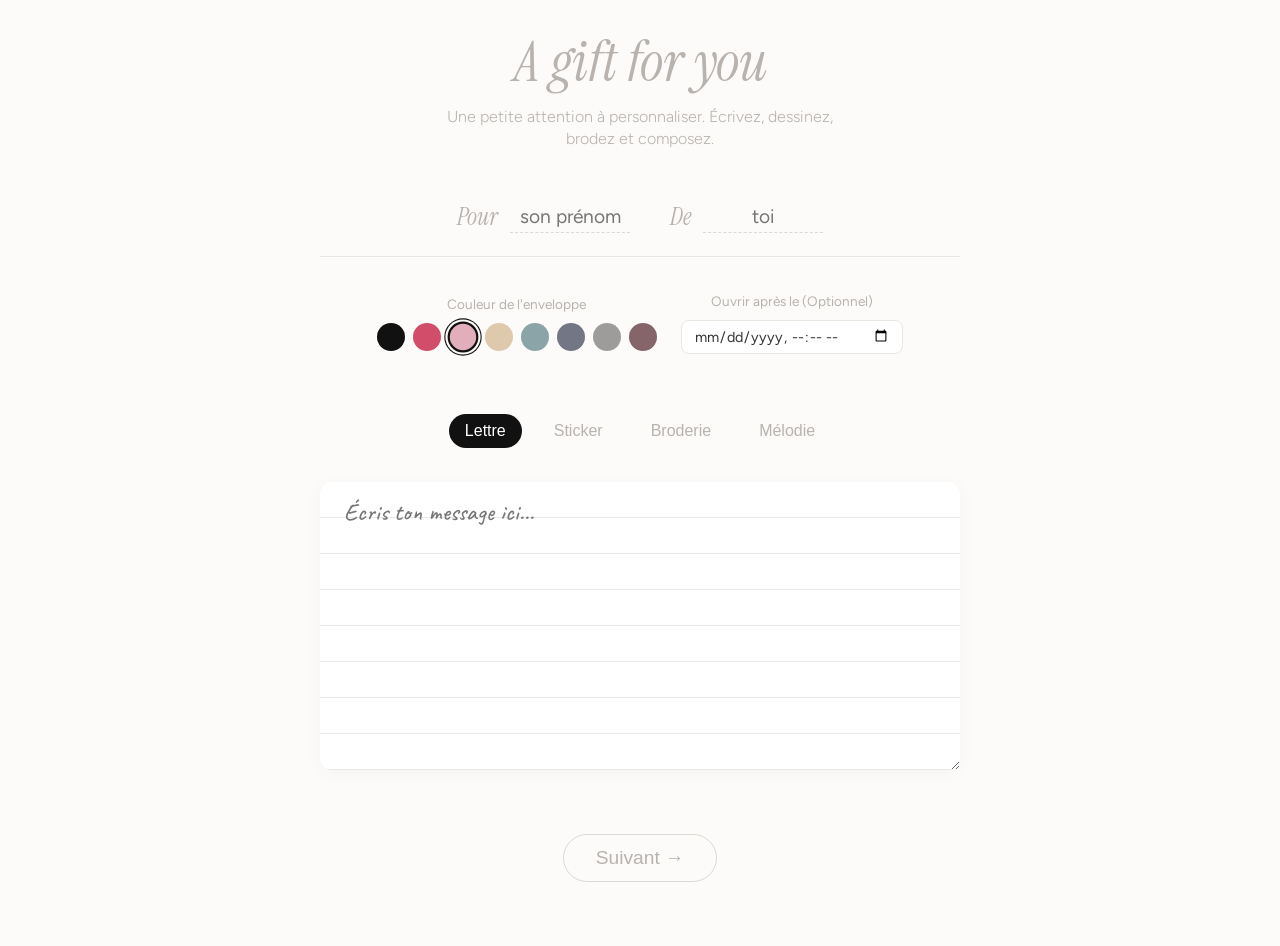
<file: index.html>
<!doctype html>
<html lang="fr">
<head>
  <meta charset="utf-8">
  <meta name="viewport" content="width=device-width,initial-scale=1,viewport-fit=cover">
  <title>Agiftforyou</title>
  <link rel="preconnect" href="https://fonts.googleapis.com">
  <link rel="stylesheet" href="https://fonts.googleapis.com/css2?family=Instrument+Serif:ital@0;1&family=Figtree:wght@300;400;500;600&family=Caveat:wght@500;600&display=swap">

  <!-- CSS -->
  <link rel="stylesheet" href="style.css">
</head>
<body>
  <main>
    <header id="main-header">
      <h1>A gift for you</h1>
      <p class="lead">Une petite attention à personnaliser. Écrivez, dessinez, brodez et composez.</p>
    </header>

    <section id="create" class="panel">
      <div class="names">
        <label for="to">Pour <input type="text" id="to" maxlength="40" placeholder="son prénom"></label>
        <label for="from">De <input type="text" id="from" maxlength="40" placeholder="toi"></label>
      </div>

      <div class="settings-row">
        <label>
          <span>Couleur de l'enveloppe</span>
          <div class="color-picker" id="envColors"></div>
        </label>
        <label>
          <span>Ouvrir après le (Optionnel)</span>
          <input type="datetime-local" id="unlockDate">
        </label>
      </div>

      <div class="tabs" role="tablist" id="tabs" style="margin-top:16px;"></div>

      <!-- LETTRE -->
      <div class="panel" id="p-letter" role="tabpanel">
        <textarea class="letter" id="letter" maxlength="1200" placeholder="Écris ton message ici..."></textarea>
      </div>

      <!-- STICKER -->
      <div class="panel" id="p-sticker" role="tabpanel" hidden>
        <div class="sticker-container">
          <canvas class="draw" id="draw" width="240" height="240"></canvas>
        </div>
        <div class="tools-row">
          <span>Couleur</span>
          <div class="color-picker" id="inks"></div>
          <span style="margin-left:20px;">Trait</span>
          <div class="nib-picker">
            <button class="nib" data-w="3" aria-pressed="false"><i style="width:4px;height:4px;"></i></button>
            <button class="nib" data-w="8" aria-pressed="true"><i style="width:10px;height:10px;"></i></button>
            <button class="nib" data-w="16" aria-pressed="false"><i style="width:18px;height:18px;"></i></button>
          </div>
          <button class="btn-text" id="undo" style="margin-left:20px;">annuler</button>
        </div>
      </div>

      <!-- BRODERIE -->
      <div class="panel" id="p-stitch" role="tabpanel" hidden>
        <p style="font-family:var(--display); font-size:1.2rem; color:var(--text-muted);">Brodez un point sur chaque case</p>
        <div class="grid-container">
          <div class="grid stitch" id="stitch"></div>
        </div>
        <div class="tools-row" style="margin-top:24px;">
          <div class="color-picker" id="threads"></div>
          <button class="btn-text" id="stClear" style="margin-left:20px;">effacer</button>
        </div>
        <div class="pattern-row">
          <button class="pattern-btn active" data-pat="flower">fleur</button>
          <button class="pattern-btn" data-pat="bow">nœud</button>
          <button class="pattern-btn" data-pat="star">étoile</button>
          <button class="pattern-btn" data-pat="free">style libre</button>
        </div>
      </div>

      <!-- MÉLODIE -->
      <div class="panel" id="p-tune" role="tabpanel" hidden>
        <h2>La mélodie</h2>
        <div class="grid seq" id="seq"></div>
        <div class="tune-controls">
          <button class="btn-play-pink" id="play" type="button">Écouter</button>
          <label style="color:var(--ink); font-size:0.9rem;">Tempo <input type="range" id="bpm" class="slider-blue" min="70" max="160" value="100"></label>
          <button class="btn-clear-dark" id="seqClear" type="button">Vider</button>
        </div>
      </div>

      <div class="action-row">
        <button class="btn-next" id="next" type="button">Suivant →</button>
      </div>
    </section>

    <!-- ÉCRAN DE SCELLEMENT -->
    <section id="seal" class="panel" hidden>
      <div class="envelope-wrapper" id="sealed-env" style="cursor:default;">
        <div class="env-back"></div>
        <div class="env-card" style="transform:translateY(0);"></div>
        <div class="env-front-left"></div>
        <div class="env-front-right"></div>
        <div class="env-front-bottom"></div>
        <div class="env-flap"></div>
      </div>

      <input type="text" id="hidden-link" readonly>
      <div class="action-row" style="flex-direction:column; align-items:center; gap:8px;">
        <button class="btn primary" id="copy" type="button" style="border-radius:999px; padding:12px 32px; background:var(--accent); color:white; border:none; font-size:1.1rem; cursor:pointer;">Copier le lien</button>
        <button class="btn-text" id="edit" style="margin-top:16px; text-transform:none;">← Retour à l'édition</button>
      </div>
      <p class="toast" id="toast" role="status"></p>
    </section>

    <!-- ENVELOPPE D'ATTENTE (RÉCEPTION) -->
    <section id="envelope-screen" hidden>
      <div class="envelope-wrapper" id="the-envelope">
        <div class="env-back"></div>
        <div class="env-card"></div>
        <div class="env-front-left"></div>
        <div class="env-front-right"></div>
        <div class="env-front-bottom"></div>
        <div class="env-flap"></div>
        <div class="env-seal" style="background:currentColor; border-radius:50%; width:40px; height:40px; position:absolute; top:100px; left:50%; transform:translateX(-50%); z-index:6; color:white; display:grid; place-items:center;">❤</div>
      </div>
    </section>

    <!-- CARTE FINALE -->
    <section id="view" hidden></section>
  </main>

  <!-- JavaScript -->
  <script src="script.js"></script>
</body>
</html>
</file>
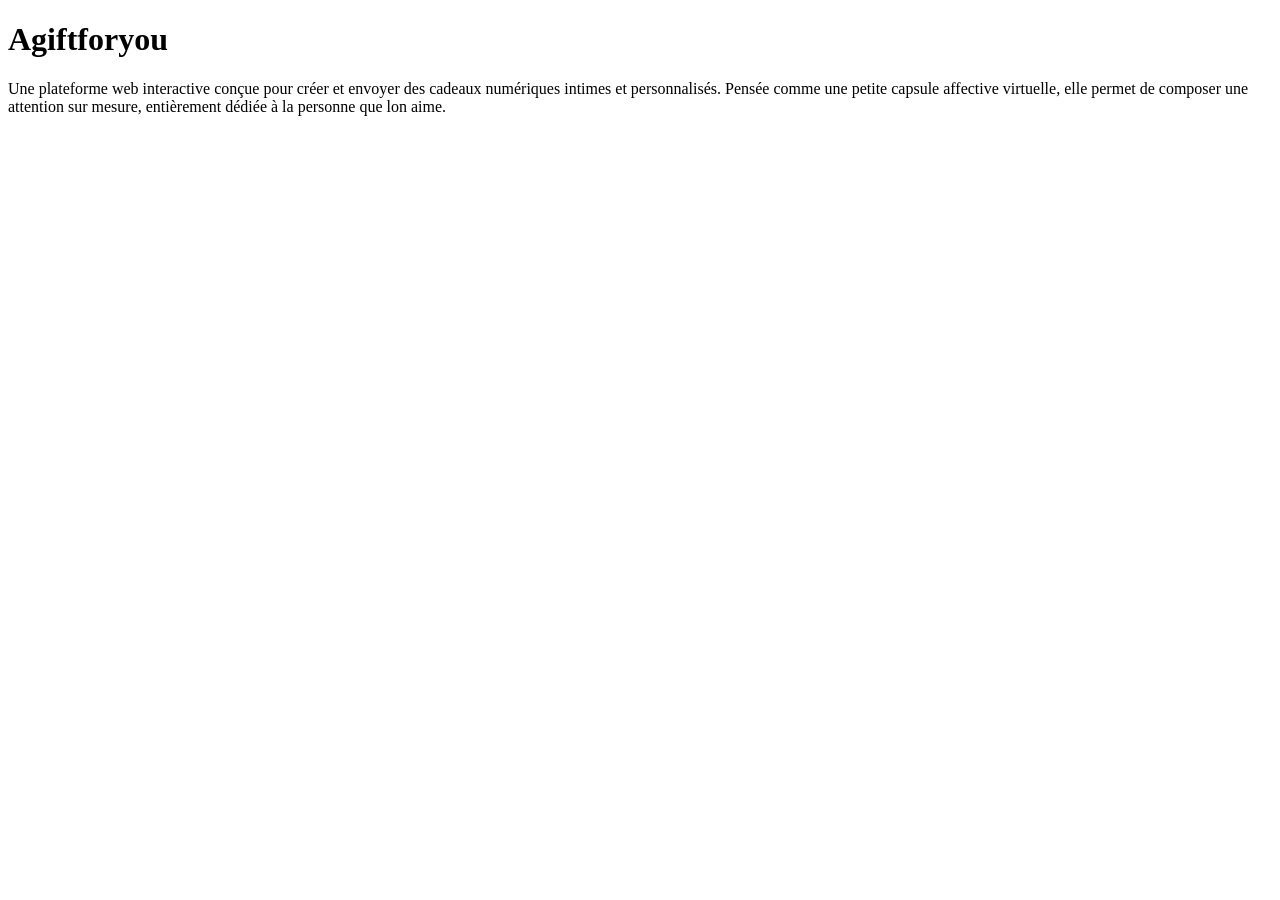
<file: index0.html>
<!DOCTYPE html>
<html lang="fr">
<head>
    <meta charset="UTF-8">
    <meta name="viewport" content="width=device-width, initial-scale=1.0">
    <title>Agiftforyou</title>
</head>
<body>
    <h1>Agiftforyou</h1>
    <p>Une plateforme web interactive conçue pour créer et envoyer des cadeaux numériques intimes et personnalisés. Pensée comme une petite capsule affective virtuelle, elle permet de composer une attention sur mesure, entièrement dédiée à la personne que lon aime.</p>
</body>
</html>
</file>
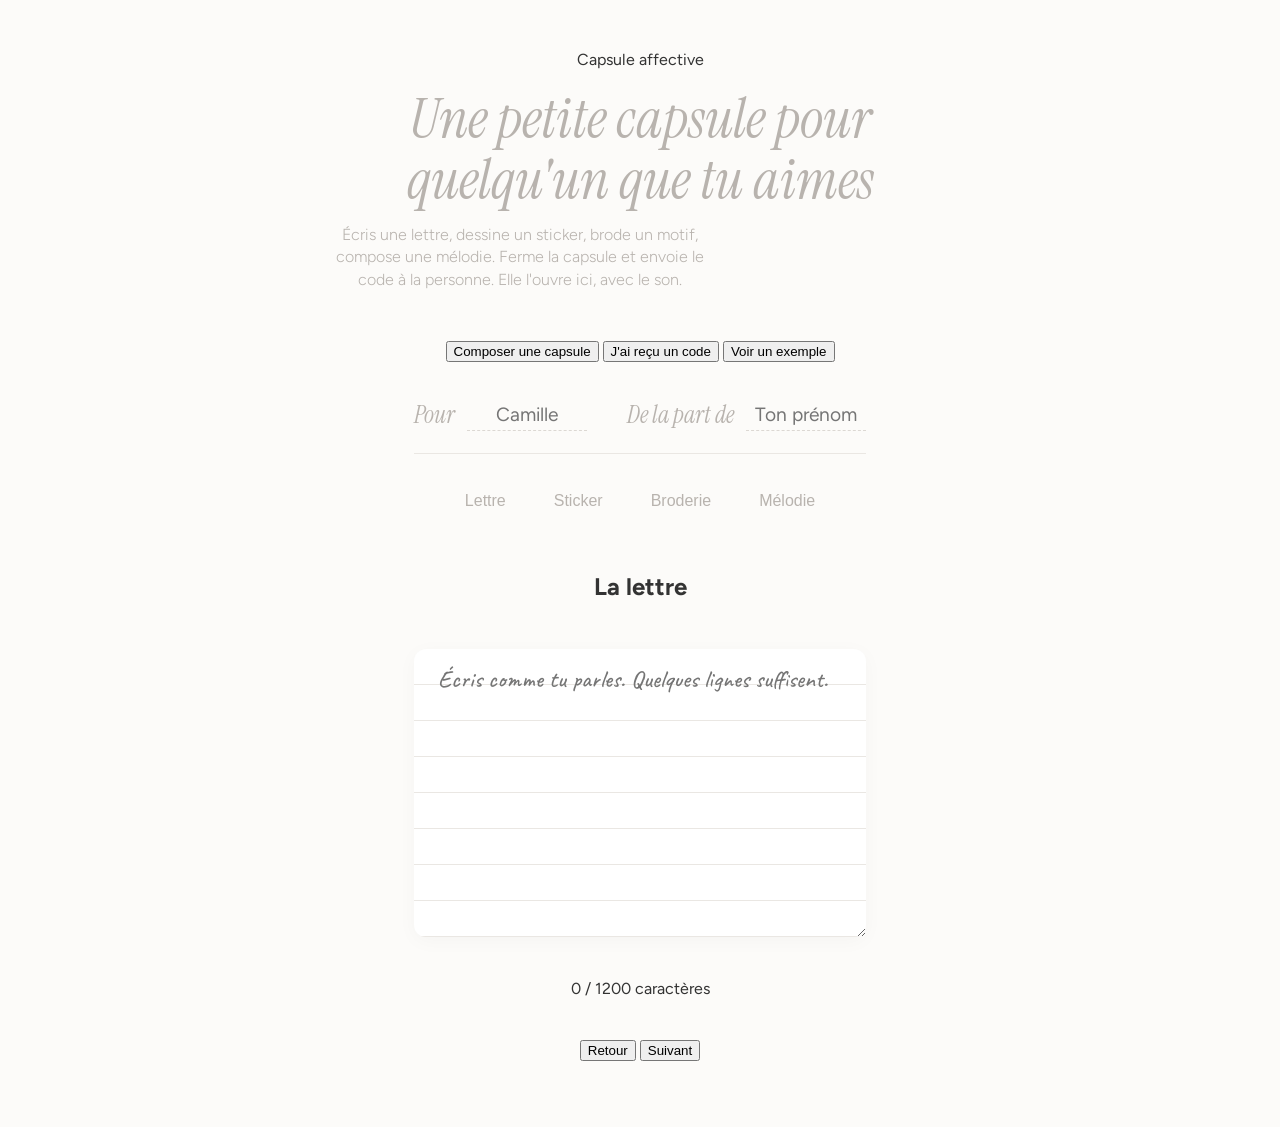
<file: index2.html>
<!doctype html>
<html lang="fr">
<head>
  <meta charset="utf8">
  <meta name="viewport" content="width=device-width,initial-scale=1,viewport-fit=cover">
  
  <title>Agiftforyou</title>
  
  <link rel="preconnect" href="https://fonts.googleapis.com">
  <link rel="stylesheet" href="https://fonts.googleapis.com/css2?family=Instrument+Serif:ital@0;1&family=Figtree:wght@400;500;600&family=Caveat:wght@500;600&display=swap">
  
  <!-- CSS -->
  <link rel="stylesheet" href="style.css">
</head>
<body>
  <main>
    <header>
      <p class="eyebrow">Capsule affective</p>
      <h1>Une petite capsule pour quelqu'un que tu aimes</h1>
      <p class="lead" style="margin-top:12px">Écris une lettre, dessine un sticker, brode un motif, compose une mélodie. Ferme la capsule et envoie le code à la personne. Elle l'ouvre ici, avec le son.</p>
    </header>

    <div class="modes">
      <button class="btn primary" id="mCreate" type="button">Composer une capsule</button>
      <button class="btn" id="mOpen" type="button">J'ai reçu un code</button>
      <button class="btn" id="mDemo" type="button">Voir un exemple</button>
    </div>

    <section id="create" style="display:flex;flex-direction:column;gap:20px">
      <div class="names">
        <label class="f" for="to">Pour<input type="text" id="to" maxlength="40" placeholder="Camille"></label>
        <label class="f" for="from">De la part de<input type="text" id="from" maxlength="40" placeholder="Ton prénom"></label>
      </div>
      <div class="tabs" role="tablist" id="tabs"></div>

      <div class="panel" id="p-letter" role="tabpanel">
        <h2>La lettre</h2>
        <textarea class="letter" id="letter" maxlength="1200" aria-label="Lettre" placeholder="Écris comme tu parles. Quelques lignes suffisent."></textarea>
        <p class="hint"><span id="count">0</span> / 1200 caractères</p>
      </div>

      <div class="panel" id="p-sticker" role="tabpanel" hidden>
        <h2>Le sticker</h2>
        <canvas class="draw" id="draw" width="240" height="240" aria-label="Zone de dessin"></canvas>
        <div class="row" id="inks"></div>
        <div class="row">
          <label class="f" for="size" style="flex-direction:row;align-items:center;gap:8px">Trait <input type="range" id="size" min="2" max="18" value="6"></label>
          <button class="btn small" id="undo" type="button">Annuler</button>
          <button class="btn small" id="clear" type="button">Effacer</button>
        </div>
        <p class="hint">Dessine au doigt ou à la souris. Le fond reste transparent.</p>
      </div>

      <div class="panel" id="p-stitch" role="tabpanel" hidden>
        <h2>La broderie</h2>
        <div class="grid stitch" id="stitch" aria-label="Grille de point de croix 12 par 12"></div>
        <div class="row" id="threads"></div>
        <div class="row"><button class="btn small" id="stClear" type="button">Tout effacer</button><button class="btn small" id="stHeart" type="button">Partir d'un cœur</button></div>
        <p class="hint">Un point de croix par case. Glisse pour colorier, touche une case colorée avec le fil gomme pour l'enlever.</p>
      </div>

      <div class="panel" id="p-tune" role="tabpanel" hidden>
        <h2>La mélodie</h2>
        <div class="grid seq" id="seq" aria-label="Séquenceur 8 pas, 6 notes"></div>
        <div class="row">
          <button class="btn small primary" id="play" type="button">Écouter</button>
          <label class="f" for="bpm" style="flex-direction:row;align-items:center;gap:8px">Tempo <input type="range" id="bpm" min="70" max="160" value="100"></label>
          <button class="btn small" id="seqClear" type="button">Vider</button>
        </div>
        <p class="hint">Les notes sont une gamme pentatonique : tout ce que tu poses sonne juste.</p>
      </div>

      <div class="row">
        <button class="btn" id="prev" type="button">Retour</button>
        <button class="btn primary" id="next" type="button">Suivant</button>
      </div>
    </section>

    <section id="seal" class="seal" hidden>
      <h2>Ta capsule est prête</h2>
      <div id="preview"></div>
      <p class="hint">Copie ce code et envoie-le par message. La personne le colle dans « J'ai reçu un code ». Le code contient tout le contenu, rien n'est stocké ailleurs.</p>
      <div class="out" id="code" tabindex="0" aria-label="Code de la capsule"></div>
      <div class="row">
        <button class="btn primary" id="copy" type="button">Copier le code</button>
        <button class="btn" id="edit" type="button">Modifier</button>
      </div>
      <p class="toast" id="toast" role="status"></p>
    </section>

    <section id="open" hidden style="display:none;flex-direction:column;gap:14px">
      <h2>Ouvrir une capsule</h2>
      <label class="f" for="paste">Colle le code reçu
        <textarea id="paste" rows="4" placeholder="C1.H4sI…"></textarea></label>
      <div class="row"><button class="btn primary" id="unseal" type="button">Ouvrir</button></div>
      <p class="toast" id="openErr" role="status" style="color:var(--accent)"></p>
    </section>

    <section id="view" hidden></section>
  </main>
  
  <!-- JavaScript (le mot-clé pour inclure le js) -->
  <script src="script.js"></script>
</body>
</html>
</file>
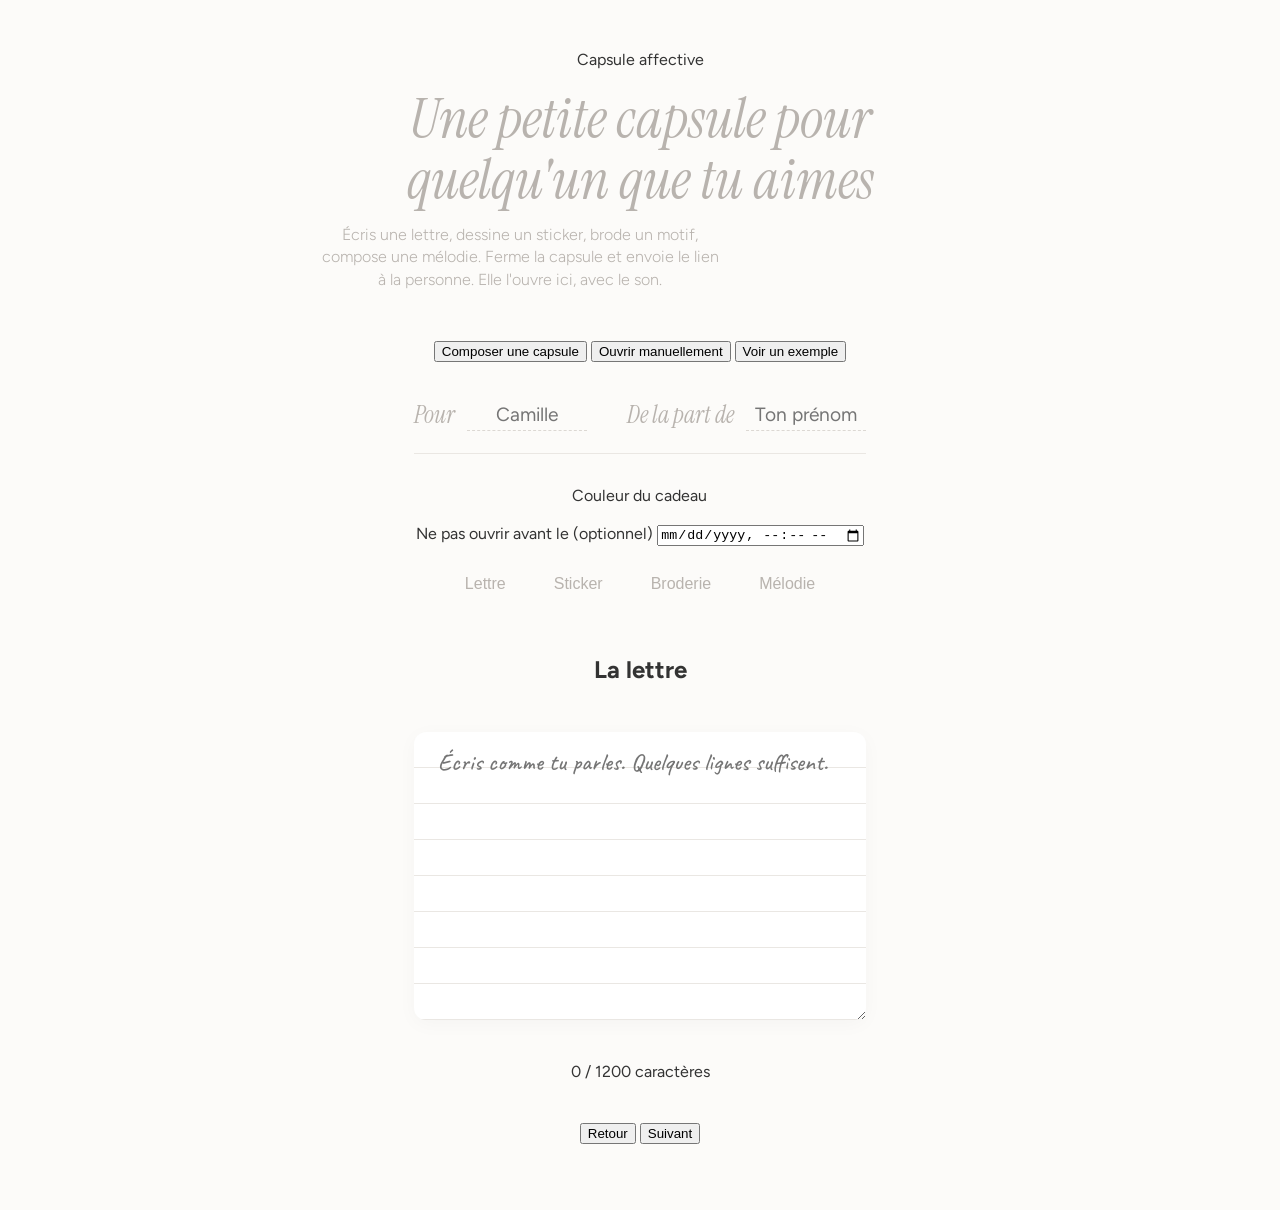
<file: index3.html>
<!doctype html>
<html lang="fr">
<head>
  <meta charset="utf8">
  <meta name="viewport" content="width=device-width,initial-scale=1,viewport-fit=cover">
  
  <title>Agiftforyou</title>
  
  <link rel="preconnect" href="https://fonts.googleapis.com">
  <link rel="stylesheet" href="https://fonts.googleapis.com/css2?family=Instrument+Serif:ital@0;1&family=Figtree:wght@400;500;600&family=Caveat:wght@500;600&display=swap">
  
  <!-- CSS -->
  <link rel="stylesheet" href="style.css">
</head>
<body>
  <main>
    <header>
      <p class="eyebrow">Capsule affective</p>
      <h1>Une petite capsule pour quelqu'un que tu aimes</h1>
      <p class="lead" style="margin-top:12px">Écris une lettre, dessine un sticker, brode un motif, compose une mélodie. Ferme la capsule et envoie le lien à la personne. Elle l'ouvre ici, avec le son.</p>
    </header>

    <div class="modes">
      <button class="btn primary" id="mCreate" type="button">Composer une capsule</button>
      <button class="btn" id="mOpen" type="button">Ouvrir manuellement</button>
      <button class="btn" id="mDemo" type="button">Voir un exemple</button>
    </div>

    <section id="create" style="display:flex;flex-direction:column;gap:20px">
      <div class="names">
        <label class="f" for="to">Pour<input type="text" id="to" maxlength="40" placeholder="Camille"></label>
        <label class="f" for="from">De la part de<input type="text" id="from" maxlength="40" placeholder="Ton prénom"></label>
      </div>

      <!-- NOUVEAU : Paramètres de la capsule (Couleur & Date) -->
      <div class="panel" style="gap:16px">
        <div class="row" style="align-items: flex-start; gap: 32px">
          <label class="f">Couleur du cadeau
            <div class="row" id="bgColors" style="margin-top:8px"></div>
          </label>
          <label class="f" for="unlockDate">Ne pas ouvrir avant le (optionnel)
            <input type="datetime-local" id="unlockDate" style="margin-top:8px">
          </label>
        </div>
      </div>

      <div class="tabs" role="tablist" id="tabs"></div>

      <div class="panel" id="p-letter" role="tabpanel">
        <h2>La lettre</h2>
        <textarea class="letter" id="letter" maxlength="1200" aria-label="Lettre" placeholder="Écris comme tu parles. Quelques lignes suffisent."></textarea>
        <p class="hint"><span id="count">0</span> / 1200 caractères</p>
      </div>

      <div class="panel" id="p-sticker" role="tabpanel" hidden>
        <h2>Le sticker</h2>
        <canvas class="draw" id="draw" width="240" height="240" aria-label="Zone de dessin"></canvas>
        <div class="row" id="inks"></div>
        <div class="row">
          <label class="f" for="size" style="flex-direction:row;align-items:center;gap:8px">Trait <input type="range" id="size" min="2" max="18" value="6"></label>
          <button class="btn small" id="undo" type="button">Annuler</button>
          <button class="btn small" id="clear" type="button">Effacer</button>
        </div>
        <p class="hint">Dessine au doigt ou à la souris. Le fond reste transparent.</p>
      </div>

      <div class="panel" id="p-stitch" role="tabpanel" hidden>
        <h2>La broderie</h2>
        <div class="grid stitch" id="stitch" aria-label="Grille de point de croix 12 par 12"></div>
        <div class="row" id="threads"></div>
        <div class="row"><button class="btn small" id="stClear" type="button">Tout effacer</button><button class="btn small" id="stHeart" type="button">Partir d'un cœur</button></div>
        <p class="hint">Un point de croix par case. Glisse pour colorier, touche une case colorée avec le fil gomme pour l'enlever.</p>
      </div>

      <div class="panel" id="p-tune" role="tabpanel" hidden>
        <h2>La mélodie</h2>
        <div class="grid seq" id="seq" aria-label="Séquenceur 8 pas, 6 notes"></div>
        <div class="row">
          <button class="btn small primary" id="play" type="button">Écouter</button>
          <label class="f" for="bpm" style="flex-direction:row;align-items:center;gap:8px">Tempo <input type="range" id="bpm" min="70" max="160" value="100"></label>
          <button class="btn small" id="seqClear" type="button">Vider</button>
        </div>
        <p class="hint">Les notes sont une gamme pentatonique. Ça sonnera comme une petite boîte à musique !</p>
      </div>

      <div class="row">
        <button class="btn" id="prev" type="button">Retour</button>
        <button class="btn primary" id="next" type="button">Suivant</button>
      </div>
    </section>

    <section id="seal" class="seal" hidden>
      <h2>Ta capsule est prête</h2>
      <div id="preview"></div>
      <p class="hint">Copie ce lien et envoie-le par message. La personne n'aura qu'à cliquer dessus pour l'ouvrir !</p>
      <div class="out" id="code" tabindex="0" aria-label="Lien de la capsule"></div>
      <div class="row">
        <button class="btn primary" id="copy" type="button">Copier le lien</button>
        <button class="btn" id="edit" type="button">Modifier</button>
      </div>
      <p class="toast" id="toast" role="status"></p>
    </section>

    <section id="open" hidden style="display:none;flex-direction:column;gap:14px">
      <h2>Ouvrir une capsule</h2>
      <label class="f" for="paste">Colle le lien que tu as reçu
        <textarea id="paste" rows="4" placeholder="https://... ou C1.H4sI…"></textarea></label>
      <div class="row"><button class="btn primary" id="unseal" type="button">Ouvrir</button></div>
      <p class="toast" id="openErr" role="status" style="color:var(--accent)"></p>
    </section>

    <section id="view" hidden></section>
  </main>
  
  <script src="script.js"></script>
</body>
</html>
</file>
<file: style.css>
:root {
  color-scheme: light;
  --bg: #fcfbf9; --paper: #ffffff; --card: #f5f3f0;
  --ink: #333333; --muted: #dcd8d3; --text-muted: #b8b3ae; --line: #eae7e3;
  --accent: #111111; --accent-ink: #ffffff; --thread: #c93a73;

  /* Couleurs par défaut de l'enveloppe */
  --env-c: #e3aebc;
  --env-cd: #c995a3;
  --env-cf: #edb8c6;

  --display: "Instrument Serif", Georgia, serif;
  --body: "Figtree", system-ui, sans-serif;
  --hand: "Caveat", "Segoe Print", cursive;
}

* { box-sizing: border-box; }
[hidden]:not([hidden=until-found i]) { display: none !important; }
img { max-width: 100%; }
body { margin: 0; padding: 0; font: 16px/1.55 var(--body); background: var(--bg); color: var(--ink); padding-inline: 16px; padding-block: 32px 64px; text-align: center; }

main { max-width: 640px; margin-inline: auto; display: flex; flex-direction: column; gap: 32px; align-items: center; }

h1 { font: italic 400 clamp(2.5rem, 8vw, 3.5rem)/1.1 var(--display); margin: 0; color: var(--text-muted); }
p.lead { color: var(--text-muted); font-size: 1rem; font-weight: 300; margin-top: 12px; max-width:400px; line-height: 1.4;}

.names { display: flex; gap: 40px; justify-content: center; width: 100%; border-bottom: 1px solid var(--line); padding-bottom: 20px; margin-bottom: 10px; }
.names label { font-family: var(--display); font-style: italic; font-size: 1.5rem; color: var(--text-muted); display: flex; align-items: center; gap: 12px; }
.names input { border: none; background: transparent; font-family: var(--body); font-size: 1.2rem; color: var(--ink); border-bottom: 1px dashed var(--muted); padding: 4px 8px; width: 120px; text-align: center; outline: none; }

.settings-row { display: flex; flex-wrap: wrap; gap: 24px; justify-content: center; align-items: center; width: 100%; margin-bottom: 20px; }
.settings-row label { font-size: 0.85rem; color: var(--text-muted); display: flex; flex-direction: column; gap: 8px; align-items: center; }
.settings-row input[type="datetime-local"] { font-family: var(--body); font-size: 0.9rem; padding: 6px 12px; border: 1px solid var(--line); border-radius: 8px; background: var(--paper); color: var(--ink); outline: none; }

.tabs { display: flex; gap: 16px; flex-wrap: wrap; justify-content: center; margin-bottom: 10px; }
.tab { border: none; background: transparent; border-radius: 999px; padding: 8px 16px; font-size: 1rem; font-weight: 400; color: var(--text-muted); cursor: pointer; transition: 0.2s; }
.tab[aria-selected=true] { background: var(--accent); color: var(--accent-ink); }

.panel { width: 100%; display: flex; flex-direction: column; gap: 24px; align-items: center; }

/* SECTION LETTRE */
.letter { width: 100%; font: 500 1.5rem/36px var(--hand); min-height: 288px; resize: vertical; border: none; border-radius: 12px; padding: 12px 24px; background: repeating-linear-gradient(to bottom, transparent 0 35px, var(--line) 35px 36px); background-color: var(--paper); outline: none; box-shadow: 0 4px 20px rgba(0,0,0,0.03); color: var(--ink); text-align: left; }

/* SECTION STICKER */
.sticker-container { position: relative; display: inline-block; }
canvas.draw { width: 240px; height: 240px; background: #ffffff; border-radius: 12px; box-shadow: 0 10px 30px rgba(0,0,0,0.05); touch-action: none; cursor: crosshair; }
.tools-row { display: flex; gap: 24px; justify-content: center; align-items: center; margin-top: 16px; font-size: 0.75rem; letter-spacing: 0.1em; color: var(--text-muted); text-transform: uppercase; }
.color-picker { display: flex; gap: 8px; align-items: center; }
.sw { width: 24px; height: 24px; border-radius: 50%; border: 2px solid transparent; padding: 0; cursor: pointer; transition: 0.2s; }
.sw[aria-pressed=true] { border-color: var(--accent); transform: scale(1.1); box-shadow: 0 0 0 2px var(--bg), 0 0 0 3px var(--accent); }

.env-sw { width: 28px; height: 28px; border-radius: 50%; border: 2px solid transparent; cursor: pointer; transition: transform 0.2s; }
.env-sw[aria-pressed=true] { border-color: var(--accent); transform: scale(1.1); box-shadow: 0 0 0 2px var(--bg), 0 0 0 3px var(--accent); }

.nib-picker { display: flex; gap: 12px; align-items: center; }
.nib { width: 32px; height: 32px; border-radius: 50%; border: none; background: transparent; display: grid; place-items: center; cursor: pointer; }
.nib i { background: var(--accent); border-radius: 50%; display: block; }
.nib[aria-pressed=true] { background: var(--muted); }
.btn-text { background: transparent; border: none; color: var(--text-muted); font-size: 1rem; cursor: pointer; text-transform: uppercase; letter-spacing: 0.05em;}
.btn-text:hover { color: var(--ink); }

/* SECTION BRODERIE (21x21) */
.grid-container { background: #f9f8f6; padding: 24px; border-radius: 4px; box-shadow: 0 10px 30px rgba(0,0,0,0.05); }
.grid.stitch {
  display: grid; grid-template-columns: repeat(21, 1fr); width: 300px; gap: 0;
  background-image: linear-gradient(var(--line) 1px, transparent 1px), linear-gradient(90deg, var(--line) 1px, transparent 1px);
  background-size: 4.76% 4.76%; border: 1px solid var(--line);
}
.grid.stitch b { aspect-ratio: 1; position: relative; display: block; cursor: pointer; }
.grid.stitch b::before { content: "·"; position: absolute; inset: 0; display: grid; place-items: center; color: #d0caca; font-size: 0.8rem; pointer-events: none; }
.grid.stitch b.on::before { display: none; }
.grid.stitch b.on::after { content: "×"; position: absolute; inset: 0; display: grid; place-items: center; font: 700 1.6em/1 sans-serif; color: inherit; pointer-events: none; }

.grid.stitch.ro { background: transparent; border: none; }
.grid.stitch.ro b::before { display: none; }

.pattern-row { display: flex; gap: 12px; justify-content: center; margin-top: 24px; }
.pattern-btn { background: transparent; border: 1px solid var(--muted); border-radius: 999px; padding: 6px 16px; font-size: 0.85rem; color: var(--text-muted); cursor: pointer; }
.pattern-btn.active { background: var(--accent); color: var(--accent-ink); border-color: var(--accent); }

/* SECTION MÉLODIE */
#p-tune h2 { color: var(--ink); text-align: left; width: 100%; font-family: var(--display); margin-bottom: 24px; font-size: 2.2rem;}
.grid.seq { display: grid; grid-template-columns: repeat(8, 1fr); gap: 8px; width: 100%; max-width: 400px; margin: 0 auto; }
.grid.seq b { aspect-ratio: 1; background: var(--paper); border: 1px solid var(--line); border-radius: 8px; display: block; cursor: pointer; transition: 0.2s; }
.grid.seq b.on { background: #ea7296; border-color: #ea7296; box-shadow: 0 0 12px rgba(234, 114, 150, 0.4); }
.grid.seq b.now { outline: 2px solid var(--ink); }

.tune-controls { display: flex; align-items: center; gap: 16px; margin-top: 32px; width: 100%; max-width: 400px; justify-content: space-between;}
.btn-play-pink { background: #ea7296; color: white; border-radius: 999px; border: none; padding: 8px 24px; font-weight: 500; cursor: pointer; font-size:1rem;}
.btn-clear-dark { background: transparent; color: var(--ink); border: 1px solid var(--muted); border-radius: 999px; padding: 8px 24px; cursor: pointer; font-size:1rem;}
.slider-blue { accent-color: #4b6ef5; }

/* ENVELOPPE DYNAMIQUE */
.envelope-wrapper { position: relative; width: 320px; height: 220px; cursor: pointer; perspective: 1000px; margin: 40px auto; }
.env-back { position: absolute; inset: 0; background: var(--env-cd); border-radius: 4px; box-shadow: 0 15px 40px rgba(0,0,0,0.2); transition: background 0.3s;}
.env-card { position: absolute; top: 10px; left: 10px; right: 10px; bottom: 10px; background: var(--card-cream, #fdf5e6); border-radius: 4px; z-index: 2; transition: transform 0.8s cubic-bezier(0.4, 0, 0.2, 1) 0.3s; }
.env-card::before { content: ""; position: absolute; inset: -6px; border: 8px dotted #f2e3d5; border-radius: 12px; pointer-events: none; }
.env-front-left { position: absolute; top: 0; left: 0; border-top: 110px solid transparent; border-bottom: 110px solid transparent; border-left: 160px solid var(--env-c); z-index: 3; transition: border-color 0.3s; }
.env-front-right { position: absolute; top: 0; right: 0; border-top: 110px solid transparent; border-bottom: 110px solid transparent; border-right: 160px solid var(--env-c); z-index: 3; filter: brightness(0.95); transition: border-color 0.3s; }
.env-front-bottom { position: absolute; bottom: 0; left: 0; border-left: 160px solid transparent; border-right: 160px solid transparent; border-bottom: 110px solid var(--env-c); z-index: 4; filter: brightness(0.9); transition: border-color 0.3s; }
.env-flap { position: absolute; top: 0; left: 0; border-left: 160px solid transparent; border-right: 160px solid transparent; border-top: 120px solid var(--env-cf); z-index: 5; transform-origin: top; transition: transform 0.6s cubic-bezier(0.4, 0, 0.2, 1), border-color 0.3s; filter: drop-shadow(0 4px 4px rgba(0,0,0,0.2)); }
.envelope-wrapper.open .env-flap { transform: rotateX(180deg); z-index: 1; filter: none; }
.envelope-wrapper.open .env-card { transform: translateY(-150px); }

/* BOUTONS ACTIONS */
.action-row { display: flex; gap: 16px; justify-content: center; margin-top: 40px; }
.btn-next { background: transparent; color: var(--text-muted); border: 1px solid var(--muted); border-radius: 999px; padding: 12px 32px; font-size: 1.2rem; cursor: pointer; transition: 0.2s; }
.btn-next:hover { color: var(--ink); border-color: var(--ink); }
.toast { font-size: 1rem; color: var(--thread); min-height: 1.5em; margin-top: 16px; }

/* AFFICHAGE FINAL */
.capsule-view { background: #fdf5e6; border-radius: 8px; padding: 40px; display: flex; flex-direction: column; gap: 48px; box-shadow: 0 20px 50px rgba(0,0,0,0.1); position: relative; margin-top: 20px; }
.capsule-view::after { content: ""; position: absolute; inset: -10px; border: 12px dotted #f2e3d5; border-radius: 16px; pointer-events: none; z-index: -1; }
.capsule-view .to { font: italic 400 2.5rem/1.1 var(--display); color: var(--ink); text-align: left; }
.capsule-view .from { font: 600 1.8rem/1 var(--hand); color: var(--thread); text-align: right; }
.capsule-view .text { font: 500 1.6rem/36px var(--hand); white-space: pre-wrap; color: var(--ink); text-align: left; }
.capsule-view .items { display: flex; flex-direction: column; gap: 64px; align-items: center; }

/* TIMER */
.cd-timer { font-family: var(--display); font-size: 3rem; color: var(--env-cd); margin: 20px 0; }

#hidden-link { position: absolute; opacity: 0; pointer-events: none; }
.fade-out { animation: fadeOut 0.5s forwards 1.5s; }
@keyframes fadeOut { to { opacity: 0; visibility: hidden; } }
</file>
